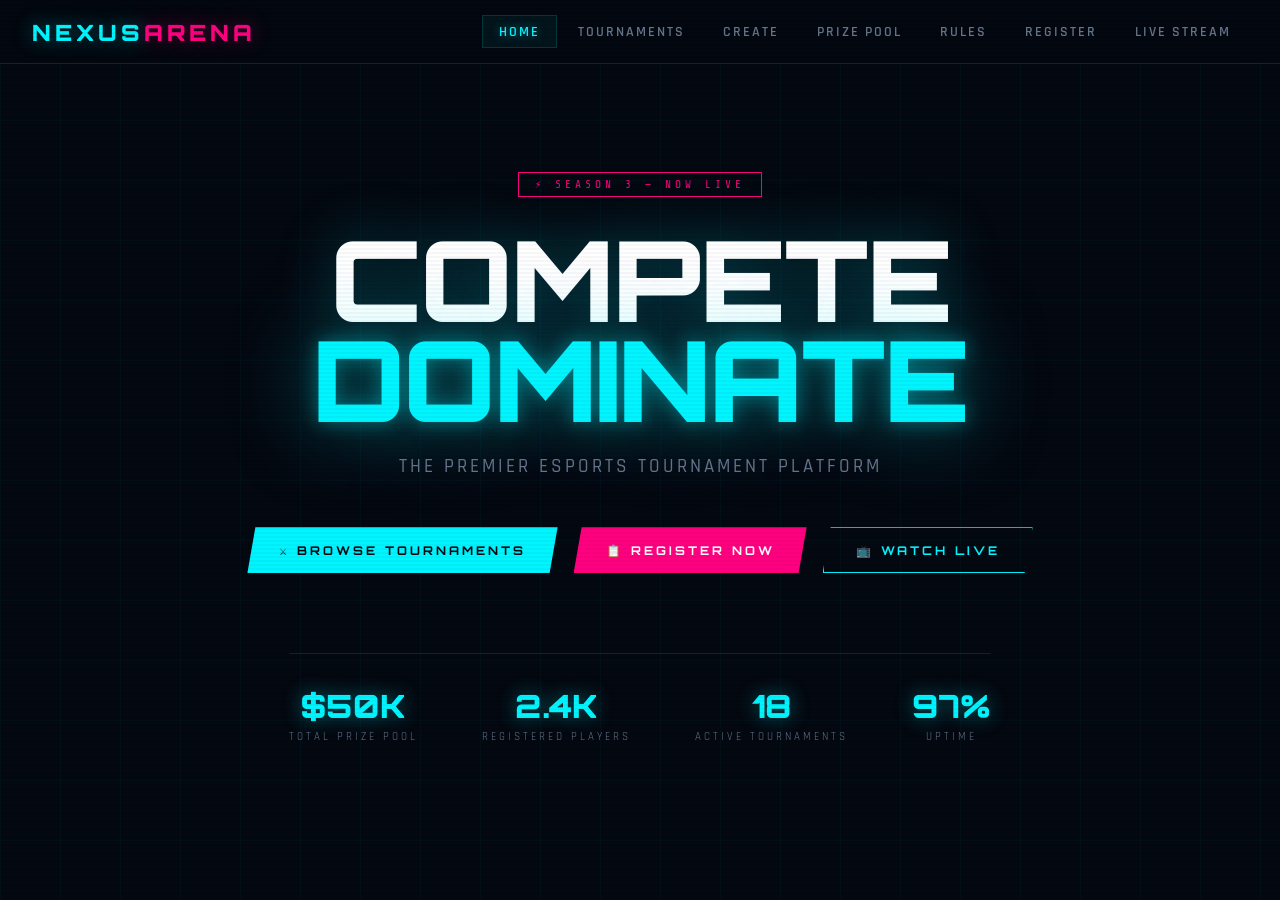
<file: index.html>
<!DOCTYPE html><html lang="en"><head><meta charset="UTF-8"><meta name="viewport" content="width=device-width, initial-scale=1.0"><title>NEXUS ARENA — Tournament Hub</title><link href="https://fonts.googleapis.com/css2?family=Orbitron:wght@400;700;900&family=Rajdhani:wght@300;400;500;600;700&family=Share+Tech+Mono&display=swap" rel="stylesheet"><style>  :root {    --bg: #040810;    --bg2: #070d1a;    --bg3: #0b1425;    --neon: #00f5ff;    --neon2: #ff0080;    --neon3: #7c3aed;    --gold: #ffd700;    --silver: #c0c0c0;    --bronze: #cd7f32;    --text: #e2e8f0;    --muted: #64748b;    --border: rgba(0,245,255,0.15);    --glow: 0 0 20px rgba(0,245,255,0.4);    --glow2: 0 0 20px rgba(255,0,128,0.4);  }  * { margin:0; padding:0; box-sizing:border-box; }  html { scroll-behavior: smooth; }  body {    background: var(--bg);    color: var(--text);    font-family: 'Rajdhani', sans-serif;    font-size: 16px;    overflow-x: hidden;    cursor: default;  }  /* ── SCANLINES OVERLAY ── */  body::before {    content: '';    position: fixed;    inset: 0;    background: repeating-linear-gradient(      0deg,      transparent,      transparent 2px,      rgba(0,0,0,0.03) 2px,      rgba(0,0,0,0.03) 4px    );    pointer-events: none;    z-index: 9999;  }  /* ── ANIMATED BG GRID ── */  .grid-bg {    position: fixed;    inset: 0;    background-image:      linear-gradient(rgba(0,245,255,0.03) 1px, transparent 1px),      linear-gradient(90deg, rgba(0,245,255,0.03) 1px, transparent 1px);    background-size: 60px 60px;    animation: gridMove 20s linear infinite;    pointer-events: none;    z-index: 0;  }  @keyframes gridMove {    0%   { transform: translateY(0); }    100% { transform: translateY(60px); }  }  /* ── NAV ── */  nav {    position: fixed;    top: 0; left: 0; right: 0;    z-index: 1000;    background: rgba(4,8,16,0.85);    backdrop-filter: blur(20px);    border-bottom: 1px solid var(--border);    padding: 0 2rem;    height: 64px;    display: flex;    align-items: center;    justify-content: space-between;  }  .logo {    font-family: 'Orbitron', monospace;    font-weight: 900;    font-size: 1.4rem;    letter-spacing: 4px;    color: var(--neon);    text-shadow: var(--glow);    text-decoration: none;  }  .logo span { color: var(--neon2); text-shadow: var(--glow2); }  .nav-links {    display: flex;    gap: 0.25rem;    list-style: none;  }  .nav-links a {    display: block;    padding: 0.4rem 1rem;    font-family: 'Rajdhani', sans-serif;    font-weight: 600;    font-size: 0.85rem;    letter-spacing: 2px;    text-transform: uppercase;    color: var(--muted);    text-decoration: none;    border: 1px solid transparent;    transition: all 0.2s;  }  .nav-links a:hover, .nav-links a.active {    color: var(--neon);    border-color: var(--border);    text-shadow: 0 0 10px rgba(0,245,255,0.5);    background: rgba(0,245,255,0.05);  }  /* ── SECTIONS ── */  .section {    position: relative;    z-index: 1;    min-height: 100vh;    padding: 5rem 2rem 4rem;    display: none;  }  .section.active { display: block; }  .section-inner { max-width: 1100px; margin: 0 auto; }  /* ── HERO ── */  #home {    display: none;    flex-direction: column;    align-items: center;    justify-content: center;    text-align: center;    min-height: 100vh;    padding: 5rem 2rem 4rem;    position: relative;    z-index: 1;  }  #home.active { display: flex; }  .hero-badge {    display: inline-block;    font-family: 'Share Tech Mono', monospace;    font-size: 0.7rem;    letter-spacing: 4px;    color: var(--neon2);    border: 1px solid var(--neon2);    padding: 0.3rem 1rem;    margin-bottom: 2rem;    animation: pulse 2s ease-in-out infinite;  }  @keyframes pulse {    0%,100% { opacity: 1; }    50%      { opacity: 0.5; }  }  .hero-title {    font-family: 'Orbitron', monospace;    font-weight: 900;    font-size: clamp(3rem, 10vw, 7rem);    line-height: 0.9;    letter-spacing: -2px;    text-transform: uppercase;    color: #fff;    text-shadow: 0 0 60px rgba(0,245,255,0.3);    margin-bottom: 1.5rem;  }  .hero-title .line2 {    color: var(--neon);    text-shadow: var(--glow), 0 0 80px rgba(0,245,255,0.5);  }  .hero-sub {    font-size: 1.2rem;    letter-spacing: 3px;    color: var(--muted);    text-transform: uppercase;    margin-bottom: 3rem;    font-weight: 500;  }  .hero-btns { display: flex; gap: 1rem; flex-wrap: wrap; justify-content: center; }  .btn {    font-family: 'Orbitron', monospace;    font-weight: 700;    font-size: 0.75rem;    letter-spacing: 3px;    text-transform: uppercase;    padding: 0.9rem 2rem;    border: none;    cursor: pointer;    transition: all 0.2s;    text-decoration: none;    display: inline-flex;    align-items: center;    gap: 0.5rem;  }  .btn-primary {    background: var(--neon);    color: var(--bg);    clip-path: polygon(8px 0, 100% 0, calc(100% - 8px) 100%, 0 100%);  }  .btn-primary:hover {    background: #fff;    box-shadow: var(--glow);    transform: translateY(-2px);  }  .btn-outline {    background: transparent;    color: var(--neon);    border: 1px solid var(--neon);    clip-path: polygon(8px 0, 100% 0, calc(100% - 8px) 100%, 0 100%);  }  .btn-outline:hover {    background: rgba(0,245,255,0.1);    box-shadow: var(--glow);    transform: translateY(-2px);  }  .btn-pink {    background: var(--neon2);    color: #fff;    clip-path: polygon(8px 0, 100% 0, calc(100% - 8px) 100%, 0 100%);  }  .btn-pink:hover {    box-shadow: var(--glow2);    transform: translateY(-2px);    background: #ff3399;  }  .btn-sm {    padding: 0.5rem 1.2rem;    font-size: 0.65rem;  }  .hero-stats {    display: flex;    gap: 4rem;    margin-top: 5rem;    padding-top: 2rem;    border-top: 1px solid var(--border);  }  .stat-item { text-align: center; }  .stat-num {    font-family: 'Orbitron', monospace;    font-size: 2rem;    font-weight: 900;    color: var(--neon);    text-shadow: var(--glow);    display: block;  }  .stat-label {    font-size: 0.7rem;    letter-spacing: 3px;    text-transform: uppercase;    color: var(--muted);    margin-top: 0.25rem;  }  /* ── PAGE TITLE ── */  .page-header {    margin-bottom: 3rem;    padding-bottom: 1.5rem;    border-bottom: 1px solid var(--border);    display: flex;    align-items: flex-end;    justify-content: space-between;    flex-wrap: wrap;    gap: 1rem;  }  .page-title {    font-family: 'Orbitron', monospace;    font-size: 2.2rem;    font-weight: 900;    letter-spacing: 2px;    color: #fff;  }  .page-title span {    color: var(--neon);    text-shadow: var(--glow);  }  .page-sub {    font-size: 0.8rem;    letter-spacing: 3px;    text-transform: uppercase;    color: var(--muted);    margin-top: 0.25rem;  }  /* ── CARDS GRID ── */  .cards-grid {    display: grid;    grid-template-columns: repeat(auto-fill, minmax(320px, 1fr));    gap: 1.5rem;  }  .card {    background: var(--bg2);    border: 1px solid var(--border);    padding: 1.5rem;    position: relative;    transition: all 0.3s;    clip-path: polygon(0 0, calc(100% - 16px) 0, 100% 16px, 100% 100%, 16px 100%, 0 calc(100% - 16px));  }  .card::before {    content: '';    position: absolute;    top: 0; left: 0; right: 0;    height: 2px;    background: linear-gradient(90deg, var(--neon), transparent);    opacity: 0;    transition: opacity 0.3s;  }  .card:hover {    border-color: rgba(0,245,255,0.3);    background: var(--bg3);    transform: translateY(-4px);    box-shadow: 0 20px 40px rgba(0,0,0,0.4), inset 0 1px 0 rgba(0,245,255,0.1);  }  .card:hover::before { opacity: 1; }  .card-game-tag {    display: inline-block;    font-family: 'Share Tech Mono', monospace;    font-size: 0.65rem;    letter-spacing: 2px;    padding: 0.2rem 0.6rem;    background: rgba(0,245,255,0.1);    color: var(--neon);    border: 1px solid rgba(0,245,255,0.2);    margin-bottom: 1rem;    text-transform: uppercase;  }  .card-title {    font-family: 'Orbitron', monospace;    font-size: 1.1rem;    font-weight: 700;    color: #fff;    margin-bottom: 0.75rem;    letter-spacing: 1px;  }  .card-meta {    display: flex;    flex-direction: column;    gap: 0.4rem;    margin-bottom: 1.2rem;  }  .meta-row {    display: flex;    align-items: center;    gap: 0.5rem;    font-size: 0.8rem;    color: var(--muted);    font-weight: 500;  }  .meta-row .icon { color: var(--neon); font-size: 0.9rem; }  .meta-row strong { color: var(--text); }  .prize-badge {    display: inline-flex;    align-items: center;    gap: 0.4rem;    font-family: 'Orbitron', monospace;    font-size: 1rem;    font-weight: 700;    color: var(--gold);    text-shadow: 0 0 15px rgba(255,215,0,0.5);    margin-bottom: 1rem;  }  .status-badge {    display: inline-block;    font-size: 0.65rem;    letter-spacing: 2px;    padding: 0.2rem 0.7rem;    text-transform: uppercase;    font-weight: 700;    border-radius: 0;  }  .status-open   { background: rgba(0,255,100,0.1); color: #00ff64; border: 1px solid rgba(0,255,100,0.3); }  .status-soon   { background: rgba(255,215,0,0.1); color: var(--gold); border: 1px solid rgba(255,215,0,0.3); }  .status-closed { background: rgba(255,0,128,0.1); color: var(--neon2); border: 1px solid rgba(255,0,128,0.3); }  .card-actions { display: flex; gap: 0.75rem; margin-top: 1rem; }  /* ── PRIZE POOL ── */  .prize-section { margin-bottom: 3rem; }  .prize-podium {    display: grid;    grid-template-columns: repeat(3, 1fr);    gap: 1.5rem;    margin-bottom: 2rem;  }  .podium-card {    background: var(--bg2);    border: 1px solid var(--border);    padding: 2rem 1.5rem;    text-align: center;    position: relative;    clip-path: polygon(0 0, calc(100% - 12px) 0, 100% 12px, 100% 100%, 12px 100%, 0 calc(100% - 12px));  }  .podium-card.first {    border-color: rgba(255,215,0,0.4);    background: linear-gradient(135deg, rgba(255,215,0,0.05), var(--bg2));    transform: translateY(-10px);  }  .podium-card.second {    border-color: rgba(192,192,192,0.3);  }  .podium-card.third {    border-color: rgba(205,127,50,0.3);  }  .podium-rank {    font-family: 'Orbitron', monospace;    font-size: 3rem;    font-weight: 900;    line-height: 1;    margin-bottom: 0.5rem;  }  .podium-card.first .podium-rank  { color: var(--gold); text-shadow: 0 0 20px rgba(255,215,0,0.6); }  .podium-card.second .podium-rank { color: var(--silver); text-shadow: 0 0 20px rgba(192,192,192,0.4); }  .podium-card.third .podium-rank  { color: var(--bronze); text-shadow: 0 0 20px rgba(205,127,50,0.4); }  .podium-place {    font-size: 0.7rem;    letter-spacing: 3px;    text-transform: uppercase;    color: var(--muted);    margin-bottom: 1rem;  }  .podium-amount {    font-family: 'Orbitron', monospace;    font-size: 1.8rem;    font-weight: 900;    color: #fff;    margin-bottom: 0.25rem;  }  .podium-card.first .podium-amount { color: var(--gold); text-shadow: 0 0 15px rgba(255,215,0,0.5); }  .podium-desc {    font-size: 0.75rem;    color: var(--muted);    letter-spacing: 1px;  }  .extra-prizes {    display: grid;    grid-template-columns: repeat(auto-fill, minmax(200px, 1fr));    gap: 1rem;  }  .mini-prize {    background: var(--bg2);    border: 1px solid var(--border);    padding: 1rem 1.5rem;    display: flex;    align-items: center;    justify-content: space-between;  }  .mini-prize-place {    font-family: 'Share Tech Mono', monospace;    font-size: 0.8rem;    color: var(--muted);  }  .mini-prize-amount {    font-family: 'Orbitron', monospace;    font-size: 1rem;    font-weight: 700;    color: var(--text);  }  /* ── RULES ── */  .rules-grid {    display: grid;    grid-template-columns: 1fr 1fr;    gap: 1.5rem;  }  @media(max-width:700px) {    .rules-grid, .prize-podium, .hero-stats { grid-template-columns: 1fr; flex-direction: column; }    .hero-stats { flex-wrap: wrap; gap: 2rem; }  }  .rule-block {    background: var(--bg2);    border: 1px solid var(--border);    padding: 1.5rem;    clip-path: polygon(0 0, calc(100% - 12px) 0, 100% 12px, 100% 100%, 0 100%);  }  .rule-block-title {    font-family: 'Orbitron', monospace;    font-size: 0.85rem;    font-weight: 700;    letter-spacing: 2px;    color: var(--neon);    text-transform: uppercase;    margin-bottom: 1rem;    padding-bottom: 0.75rem;    border-bottom: 1px solid var(--border);    display: flex;    align-items: center;    gap: 0.5rem;  }  .rule-list {    list-style: none;    display: flex;    flex-direction: column;    gap: 0.6rem;  }  .rule-list li {    display: flex;    gap: 0.75rem;    font-size: 0.9rem;    color: var(--text);    line-height: 1.5;  }  .rule-list li::before {    content: '▸';    color: var(--neon);    flex-shrink: 0;    margin-top: 0.05rem;  }  /* ── REGISTRATION FORM ── */  .reg-form {    background: var(--bg2);    border: 1px solid var(--border);    padding: 2.5rem;    clip-path: polygon(0 0, calc(100% - 20px) 0, 100% 20px, 100% 100%, 20px 100%, 0 calc(100% - 20px));    max-width: 700px;    margin: 0 auto;  }  .form-grid {    display: grid;    grid-template-columns: 1fr 1fr;    gap: 1.2rem;    margin-bottom: 1.2rem;  }  @media(max-width:600px) { .form-grid { grid-template-columns: 1fr; } }  .form-group { display: flex; flex-direction: column; gap: 0.4rem; }  .form-group.full { grid-column: 1 / -1; }  .form-label {    font-family: 'Share Tech Mono', monospace;    font-size: 0.7rem;    letter-spacing: 2px;    text-transform: uppercase;    color: var(--muted);  }  .form-input, .form-select, .form-textarea {    background: var(--bg);    border: 1px solid var(--border);    color: var(--text);    font-family: 'Rajdhani', sans-serif;    font-size: 1rem;    font-weight: 500;    padding: 0.75rem 1rem;    outline: none;    transition: border-color 0.2s, box-shadow 0.2s;    width: 100%;    -webkit-appearance: none;  }  .form-input:focus, .form-select:focus, .form-textarea:focus {    border-color: var(--neon);    box-shadow: 0 0 0 2px rgba(0,245,255,0.1);  }  .form-textarea { resize: vertical; min-height: 100px; }  .form-select option { background: var(--bg2); }  .form-check {    display: flex;    align-items: flex-start;    gap: 0.75rem;    font-size: 0.85rem;    color: var(--muted);    cursor: pointer;  }  .form-check input[type="checkbox"] {     accent-color: var(--neon);    width: 16px;    height: 16px;    flex-shrink: 0;    margin-top: 2px;  }  .form-divider {    height: 1px;    background: var(--border);    margin: 1.5rem 0;  }  /* ── STREAM ── */  .stream-layout {    display: grid;    grid-template-columns: 1fr 320px;    gap: 1.5rem;    align-items: start;  }  @media(max-width:900px) { .stream-layout { grid-template-columns: 1fr; } }  .stream-player {    background: #000;    border: 1px solid var(--border);    position: relative;    overflow: hidden;  }  .stream-player iframe {    width: 100%;    aspect-ratio: 16/9;    border: none;    display: block;  }  .stream-label {    position: absolute;    top: 1rem; left: 1rem;    display: flex;    align-items: center;    gap: 0.4rem;    background: rgba(255,0,0,0.85);    padding: 0.3rem 0.75rem;    font-family: 'Share Tech Mono', monospace;    font-size: 0.7rem;    letter-spacing: 2px;    color: #fff;    z-index: 10;  }  .live-dot {    width: 8px; height: 8px;    border-radius: 50%;    background: #fff;    animation: pulse 1s ease-in-out infinite;  }  .stream-sidebar {    display: flex;    flex-direction: column;    gap: 1rem;  }  .sidebar-panel {    background: var(--bg2);    border: 1px solid var(--border);    padding: 1.2rem;  }  .sidebar-panel-title {    font-family: 'Orbitron', monospace;    font-size: 0.75rem;    font-weight: 700;    letter-spacing: 2px;    color: var(--neon);    text-transform: uppercase;    margin-bottom: 1rem;    padding-bottom: 0.6rem;    border-bottom: 1px solid var(--border);  }  .match-item {    display: flex;    align-items: center;    justify-content: space-between;    padding: 0.6rem 0;    border-bottom: 1px solid rgba(255,255,255,0.04);    font-size: 0.85rem;  }  .match-item:last-child { border-bottom: none; }  .match-teams { display: flex; flex-direction: column; gap: 0.2rem; }  .match-team { font-weight: 600; color: var(--text); }  .match-team.winner { color: var(--neon); }  .match-score {    font-family: 'Orbitron', monospace;    font-size: 0.8rem;    font-weight: 700;    color: var(--text);  }  .stream-url-bar {    display: flex;    gap: 0.75rem;    margin-bottom: 1rem;    align-items: flex-end;  }  .stream-url-bar .form-group { flex: 1; }  /* ── CREATE TOURNAMENT ── */  .create-form {    background: var(--bg2);    border: 1px solid var(--border);    padding: 2.5rem;    clip-path: polygon(0 0, calc(100% - 20px) 0, 100% 20px, 100% 100%, 20px 100%, 0 calc(100% - 20px));    max-width: 800px;    margin: 0 auto;  }  .steps-bar {    display: flex;    gap: 0;    margin-bottom: 2.5rem;    counter-reset: step;  }  .step {    flex: 1;    display: flex;    flex-direction: column;    align-items: center;    position: relative;  }  .step::after {    content: '';    position: absolute;    top: 16px;    left: 50%;    right: -50%;    height: 2px;    background: var(--border);    z-index: 0;  }  .step:last-child::after { display: none; }  .step-num {    width: 32px; height: 32px;    border-radius: 50%;    border: 2px solid var(--border);    display: flex;    align-items: center;    justify-content: center;    font-family: 'Orbitron', monospace;    font-size: 0.75rem;    font-weight: 700;    color: var(--muted);    background: var(--bg2);    position: relative;    z-index: 1;    transition: all 0.3s;  }  .step.active .step-num {    border-color: var(--neon);    color: var(--neon);    box-shadow: 0 0 15px rgba(0,245,255,0.3);    background: rgba(0,245,255,0.1);  }  .step.done .step-num {    border-color: var(--neon);    background: var(--neon);    color: var(--bg);  }  .step-label {    font-size: 0.65rem;    letter-spacing: 1px;    text-transform: uppercase;    color: var(--muted);    margin-top: 0.4rem;    text-align: center;    font-weight: 600;  }  .step.active .step-label { color: var(--neon); }  .form-step { display: none; }  .form-step.active { display: block; }  .step-nav { display: flex; justify-content: space-between; margin-top: 2rem; padding-top: 1.5rem; border-top: 1px solid var(--border); }  /* ── TOAST ── */  .toast {    position: fixed;    bottom: 2rem;    right: 2rem;    background: var(--bg3);    border: 1px solid var(--neon);    color: var(--neon);    font-family: 'Share Tech Mono', monospace;    font-size: 0.8rem;    letter-spacing: 1px;    padding: 0.75rem 1.5rem;    z-index: 9998;    transform: translateY(100px);    opacity: 0;    transition: all 0.4s cubic-bezier(0.34, 1.56, 0.64, 1);    box-shadow: var(--glow);    clip-path: polygon(6px 0, 100% 0, calc(100% - 6px) 100%, 0 100%);  }  .toast.show {    transform: translateY(0);    opacity: 1;  }  /* ── TABLE ── */  .data-table {    width: 100%;    border-collapse: collapse;    font-size: 0.9rem;  }  .data-table th {    font-family: 'Share Tech Mono', monospace;    font-size: 0.65rem;    letter-spacing: 2px;    text-transform: uppercase;    color: var(--muted);    border-bottom: 1px solid var(--border);    padding: 0.75rem 1rem;    text-align: left;    background: var(--bg2);    font-weight: 400;  }  .data-table td {    padding: 0.9rem 1rem;    border-bottom: 1px solid rgba(255,255,255,0.04);    vertical-align: middle;    color: var(--text);    font-weight: 500;  }  .data-table tr:hover td { background: rgba(0,245,255,0.02); }  .data-table tr:last-child td { border-bottom: none; }  .rank-num {    font-family: 'Orbitron', monospace;    font-weight: 700;    font-size: 0.85rem;  }  .rank-1 { color: var(--gold); text-shadow: 0 0 10px rgba(255,215,0,0.5); }  .rank-2 { color: var(--silver); }  .rank-3 { color: var(--bronze); }  /* ── SUCCESS ── */  .success-box {    text-align: center;    padding: 3rem;    display: none;  }  .success-icon {    font-size: 4rem;    display: block;    margin-bottom: 1rem;    animation: bounce 1s ease;  }  @keyframes bounce {    0%,100% { transform: scale(1); }    50%      { transform: scale(1.2); }  }  .success-title {    font-family: 'Orbitron', monospace;    font-size: 1.5rem;    font-weight: 900;    color: var(--neon);    text-shadow: var(--glow);    margin-bottom: 0.75rem;    letter-spacing: 2px;  }  .success-sub { color: var(--muted); font-size: 0.9rem; letter-spacing: 1px; }  /* ── SCROLLBAR ── */  ::-webkit-scrollbar { width: 6px; }  ::-webkit-scrollbar-track { background: var(--bg); }  ::-webkit-scrollbar-thumb { background: var(--border); }  ::-webkit-scrollbar-thumb:hover { background: rgba(0,245,255,0.3); }  /* ── ANIMATIONS ── */  @keyframes fadeUp {    from { opacity:0; transform: translateY(20px); }    to   { opacity:1; transform: translateY(0); }  }  .section.active .section-inner,  #home.active > * {    animation: fadeUp 0.4s ease forwards;  }  .neon-line {    height: 2px;    background: linear-gradient(90deg, transparent, var(--neon), transparent);    margin: 2rem 0;    opacity: 0.5;  }  .info-box {    background: rgba(0,245,255,0.05);    border: 1px solid rgba(0,245,255,0.15);    border-left: 3px solid var(--neon);    padding: 1rem 1.2rem;    font-size: 0.85rem;    color: var(--muted);    margin-bottom: 1.5rem;  }  .info-box strong { color: var(--neon); }</style></head><body><div class="grid-bg"></div><!-- NAV --><nav>  <a href="#" class="logo" onclick="showSection('home')">NEXUS<span>ARENA</span></a>  <ul class="nav-links">    <li><a href="#" onclick="showSection('home')" id="nav-home" class="active">Home</a></li>    <li><a href="#" onclick="showSection('tournaments')" id="nav-tournaments">Tournaments</a></li>    <li><a href="#" onclick="showSection('create')" id="nav-create">Create</a></li>    <li><a href="#" onclick="showSection('prizes')" id="nav-prizes">Prize Pool</a></li>    <li><a href="#" onclick="showSection('rules')" id="nav-rules">Rules</a></li>    <li><a href="#" onclick="showSection('register')" id="nav-register">Register</a></li>    <li><a href="#" onclick="showSection('stream')" id="nav-stream">Live Stream</a></li>  </ul></nav><!-- ══════════════════════════════════     HOME══════════════════════════════════ --><section id="home" class="section active">  <div class="hero-badge">⚡ SEASON 3 — NOW LIVE</div>  <h1 class="hero-title">COMPETE<br><span class="line2">DOMINATE</span></h1>  <p class="hero-sub">The Premier Esports Tournament Platform</p>  <div class="hero-btns">    <button class="btn btn-primary" onclick="showSection('tournaments')">⚔ Browse Tournaments</button>    <button class="btn btn-pink" onclick="showSection('register')">📋 Register Now</button>    <button class="btn btn-outline" onclick="showSection('stream')">📺 Watch Live</button>  </div>  <div class="hero-stats">    <div class="stat-item"><span class="stat-num">$50K</span><div class="stat-label">Total Prize Pool</div></div>    <div class="stat-item"><span class="stat-num">2.4K</span><div class="stat-label">Registered Players</div></div>    <div class="stat-item"><span class="stat-num">18</span><div class="stat-label">Active Tournaments</div></div>    <div class="stat-item"><span class="stat-num">97%</span><div class="stat-label">Uptime</div></div>  </div></section><!-- ══════════════════════════════════     TOURNAMENTS══════════════════════════════════ --><section id="tournaments" class="section">  <div class="section-inner">    <div class="page-header">      <div>        <h2 class="page-title">Active <span>Tournaments</span></h2>        <p class="page-sub">Join a tournament — compete for glory and rewards</p>      </div>      <button class="btn btn-primary btn-sm" onclick="showSection('create')">+ Create Tournament</button>    </div>    <div class="cards-grid" id="tournamentList">      <!-- Injected by JS -->    </div>  </div></section><!-- ══════════════════════════════════     CREATE TOURNAMENT══════════════════════════════════ --><section id="create" class="section">  <div class="section-inner">    <div class="page-header">      <div>        <h2 class="page-title">Create <span>Tournament</span></h2>        <p class="page-sub">Set up your event in minutes</p>      </div>    </div>    <div class="create-form">      <!-- Steps Bar -->      <div class="steps-bar">        <div class="step active" id="step-ind-1"><div class="step-num">1</div><div class="step-label">Basics</div></div>        <div class="step" id="step-ind-2"><div class="step-num">2</div><div class="step-label">Format</div></div>        <div class="step" id="step-ind-3"><div class="step-num">3</div><div class="step-label">Prizes</div></div>        <div class="step" id="step-ind-4"><div class="step-num">4</div><div class="step-label">Rules</div></div>      </div>      <!-- Step 1 -->      <div class="form-step active" id="form-step-1">        <div class="form-grid">          <div class="form-group full">            <label class="form-label">Tournament Name *</label>            <input type="text" class="form-input" id="t-name" placeholder="e.g. Summer Siege 2025">          </div>          <div class="form-group">            <label class="form-label">Game *</label>            <select class="form-select" id="t-game">              <option value="">Select Game</option>              <option>Valorant</option>              <option>CS2</option>              <option>League of Legends</option>              <option>Fortnite</option>              <option>Apex Legends</option>              <option>Rocket League</option>              <option>Dota 2</option>              <option>Overwatch 2</option>              <option>Call of Duty</option>              <option>Other</option>            </select>          </div>          <div class="form-group">            <label class="form-label">Platform *</label>            <select class="form-select" id="t-platform">              <option>PC</option>              <option>PlayStation</option>              <option>Xbox</option>              <option>Mobile</option>              <option>Cross-Platform</option>            </select>          </div>          <div class="form-group">            <label class="form-label">Start Date *</label>            <input type="date" class="form-input" id="t-date">          </div>          <div class="form-group">            <label class="form-label">Registration Deadline</label>            <input type="date" class="form-input" id="t-deadline">          </div>          <div class="form-group full">            <label class="form-label">Description</label>            <textarea class="form-textarea" id="t-desc" placeholder="Describe your tournament, goals, and what makes it special..."></textarea>          </div>        </div>        <div class="step-nav">          <span></span>          <button class="btn btn-primary btn-sm" onclick="nextStep(2)">Next: Format →</button>        </div>      </div>      <!-- Step 2 -->      <div class="form-step" id="form-step-2">        <div class="form-grid">          <div class="form-group">            <label class="form-label">Tournament Format *</label>            <select class="form-select" id="t-format">              <option>Single Elimination</option>              <option>Double Elimination</option>              <option>Round Robin</option>              <option>Swiss System</option>              <option>Battle Royale</option>            </select>          </div>          <div class="form-group">            <label class="form-label">Team Size</label>            <select class="form-select" id="t-teamsize">              <option>Solo (1v1)</option>              <option>Duo (2v2)</option>              <option>Trio (3v3)</option>              <option>Squad (4v4)</option>              <option>5v5</option>              <option>Custom</option>            </select>          </div>          <div class="form-group">            <label class="form-label">Max Teams / Players</label>            <input type="number" class="form-input" id="t-maxteams" placeholder="e.g. 32" min="2" max="512">          </div>          <div class="form-group">            <label class="form-label">Region</label>            <select class="form-select" id="t-region">              <option>Global (Open)</option>              <option>North America</option>              <option>Europe</option>              <option>Asia Pacific</option>              <option>Latin America</option>              <option>Middle East & Africa</option>            </select>          </div>          <div class="form-group">            <label class="form-label">Check-in Required?</label>            <select class="form-select" id="t-checkin">              <option>Yes — 30 min before</option>              <option>Yes — 1 hour before</option>              <option>No check-in required</option>            </select>          </div>          <div class="form-group">            <label class="form-label">Entry Fee</label>            <input type="text" class="form-input" id="t-fee" placeholder="Free or e.g. $5">          </div>        </div>        <div class="step-nav">          <button class="btn btn-outline btn-sm" onclick="nextStep(1)">← Back</button>          <button class="btn btn-primary btn-sm" onclick="nextStep(3)">Next: Prizes →</button>        </div>      </div>      <!-- Step 3 -->      <div class="form-step" id="form-step-3">        <div class="info-box"><strong>💡 Tip:</strong> A compelling prize pool increases registrations by up to 3x. Be specific about payouts.</div>        <div class="form-grid">          <div class="form-group">            <label class="form-label">Total Prize Pool</label>            <input type="text" class="form-input" id="t-total-prize" placeholder="e.g. $10,000">          </div>          <div class="form-group">            <label class="form-label">Prize Type</label>            <select class="form-select" id="t-prizetype">              <option>Cash (USD)</option>              <option>Gift Cards</option>              <option>Hardware/Peripherals</option>              <option>In-Game Currency</option>              <option>Mixed</option>            </select>          </div>          <div class="form-group">            <label class="form-label">🥇 1st Place</label>            <input type="text" class="form-input" id="p1" placeholder="e.g. $5,000">          </div>          <div class="form-group">            <label class="form-label">🥈 2nd Place</label>            <input type="text" class="form-input" id="p2" placeholder="e.g. $2,500">          </div>          <div class="form-group">            <label class="form-label">🥉 3rd Place</label>            <input type="text" class="form-input" id="p3" placeholder="e.g. $1,000">          </div>          <div class="form-group">            <label class="form-label">4th Place</label>            <input type="text" class="form-input" id="p4" placeholder="e.g. $500">          </div>          <div class="form-group full">            <label class="form-label">Additional Prizes / Notes</label>            <textarea class="form-textarea" id="t-prize-notes" placeholder="e.g. Top 8 receive sponsor merchandise, MVPs get gaming gear..."></textarea>          </div>        </div>        <div class="step-nav">          <button class="btn btn-outline btn-sm" onclick="nextStep(2)">← Back</button>          <button class="btn btn-primary btn-sm" onclick="nextStep(4)">Next: Rules →</button>        </div>      </div>      <!-- Step 4 -->      <div class="form-step" id="form-step-4">        <div class="form-grid">          <div class="form-group full">            <label class="form-label">General Rules</label>            <textarea class="form-textarea" id="t-rules" style="min-height:140px" placeholder="Enter tournament rules, one per line or as a paragraph. e.g.&#10;- No cheating, hacking, or exploits&#10;- Players must be available for their scheduled match time&#10;- Disputes must be raised within 10 minutes of match end..."></textarea>          </div>          <div class="form-group full">            <label class="form-label">Code of Conduct</label>            <textarea class="form-textarea" id="t-conduct" placeholder="Sportsmanship expectations, communication rules, disqualification conditions..."></textarea>          </div>          <div class="form-group">            <label class="form-label">YouTube / Twitch Stream URL (optional)</label>            <input type="text" class="form-input" id="t-stream" placeholder="https://youtube.com/live/...">          </div>          <div class="form-group">            <label class="form-label">Discord Server (optional)</label>            <input type="text" class="form-input" id="t-discord" placeholder="https://discord.gg/...">          </div>        </div>        <!-- Success box -->        <div class="success-box" id="createSuccess">          <span class="success-icon">🏆</span>          <h3 class="success-title">TOURNAMENT CREATED!</h3>          <p class="success-sub">Your tournament has been published and is now accepting registrations.</p>          <br>          <button class="btn btn-primary btn-sm" onclick="showSection('tournaments')">View Tournaments</button>        </div>        <div class="step-nav" id="step4Nav">          <button class="btn btn-outline btn-sm" onclick="nextStep(3)">← Back</button>          <button class="btn btn-pink btn-sm" onclick="publishTournament()">🚀 Publish Tournament</button>        </div>      </div>    </div>  </div></section><!-- ══════════════════════════════════     PRIZE POOL══════════════════════════════════ --><section id="prizes" class="section">  <div class="section-inner">    <div class="page-header">      <div>        <h2 class="page-title">Prize <span>Pool</span></h2>        <p class="page-sub">Season 3 — Summer Siege Championship</p>      </div>      <div style="font-family:'Orbitron',monospace;font-size:2rem;font-weight:900;color:var(--gold);text-shadow:0 0 20px rgba(255,215,0,0.5);">$50,000</div>    </div>    <div class="prize-section">      <div class="prize-podium">        <div class="podium-card second">          <div class="podium-rank">2</div>          <div class="podium-place">nd Place</div>          <div class="podium-amount">$15,000</div>          <div class="podium-desc">Team Phantom</div>        </div>        <div class="podium-card first">          <div class="podium-rank">1</div>          <div class="podium-place">st Place</div>          <div class="podium-amount">$25,000</div>          <div class="podium-desc">Champion's Trophy + Ring</div>        </div>        <div class="podium-card third">          <div class="podium-rank">3</div>          <div class="podium-place">rd Place</div>          <div class="podium-amount">$7,500</div>          <div class="podium-desc">Team Eclipse</div>        </div>      </div>      <div class="extra-prizes">        <div class="mini-prize"><span class="mini-prize-place">4th Place</span><span class="mini-prize-amount">$2,500</span></div>        <div class="mini-prize"><span class="mini-prize-place">5th–6th Place</span><span class="mini-prize-amount">$750 each</span></div>        <div class="mini-prize"><span class="mini-prize-place">7th–8th Place</span><span class="mini-prize-amount">$250 each</span></div>        <div class="mini-prize"><span class="mini-prize-place">MVP Award</span><span class="mini-prize-amount">$500 + Gear</span></div>        <div class="mini-prize"><span class="mini-prize-place">Best Fraggers</span><span class="mini-prize-amount">Peripherals</span></div>        <div class="mini-prize"><span class="mini-prize-place">All Participants</span><span class="mini-prize-amount">Swag Pack</span></div>      </div>    </div>    <div class="neon-line"></div>    <h3 style="font-family:'Orbitron',monospace;font-size:1rem;letter-spacing:2px;color:var(--neon);text-transform:uppercase;margin-bottom:1.5rem;">🏅 Leaderboard — Top Players</h3>    <div style="background:var(--bg2);border:1px solid var(--border);overflow:hidden;">      <table class="data-table">        <thead>          <tr>            <th>#</th><th>Player / Team</th><th>Game</th><th>W/L</th><th>Points</th><th>Earnings</th>          </tr>        </thead>        <tbody>          <tr><td><span class="rank-num rank-1">1</span></td><td>⚡ ShadowStrike</td><td>Valorant</td><td>24W / 2L</td><td>2,480</td><td style="color:var(--gold);">$25,000</td></tr>          <tr><td><span class="rank-num rank-2">2</span></td><td>🔥 Team Phantom</td><td>Valorant</td><td>22W / 4L</td><td>2,240</td><td>$15,000</td></tr>          <tr><td><span class="rank-num rank-3">3</span></td><td>💫 Eclipse Gaming</td><td>CS2</td><td>20W / 5L</td><td>2,100</td><td>$7,500</td></tr>          <tr><td><span class="rank-num" style="color:var(--text)">4</span></td><td>🎯 NovaPeak</td><td>Valorant</td><td>18W / 7L</td><td>1,870</td><td>$2,500</td></tr>          <tr><td><span class="rank-num" style="color:var(--text)">5</span></td><td>⚔ IronWolves</td><td>CS2</td><td>16W / 8L</td><td>1,680</td><td>$750</td></tr>          <tr><td><span class="rank-num" style="color:var(--text)">6</span></td><td>🌀 VortexClan</td><td>League of Legends</td><td>15W / 9L</td><td>1,560</td><td>$750</td></tr>        </tbody>      </table>    </div>  </div></section><!-- ══════════════════════════════════     RULES══════════════════════════════════ --><section id="rules" class="section">  <div class="section-inner">    <div class="page-header">      <div>        <h2 class="page-title">Rules & <span>Regulations</span></h2>        <p class="page-sub">Read carefully before participating — violations result in disqualification</p>      </div>    </div>    <div class="rules-grid">      <div class="rule-block">        <div class="rule-block-title">🎮 Eligibility</div>        <ul class="rule-list">          <li>Players must be 13 years of age or older to participate.</li>          <li>Each player may only register for one team per tournament.</li>          <li>Players must own a legitimate, unmodified copy of the game.</li>          <li>Competitors must be available for all scheduled match times.</li>          <li>Banned or suspended accounts are ineligible to compete.</li>        </ul>      </div>      <div class="rule-block">        <div class="rule-block-title">⚙ Technical Requirements</div>        <ul class="rule-list">          <li>A stable internet connection is required — disconnects do not pause matches.</li>          <li>Players must use the region's designated servers unless otherwise specified.</li>          <li>All hardware and peripherals must be standard consumer-grade equipment.</li>          <li>Third-party software, macros, or scripts are strictly prohibited.</li>          <li>Minimum ping requirement: under 200ms to the match server.</li>        </ul>      </div>      <div class="rule-block">        <div class="rule-block-title">🏆 Match Rules</div>        <ul class="rule-list">          <li>Teams must be ready 15 minutes before scheduled start time.</li>          <li>A 10-minute grace period is granted — forfeit after that.</li>          <li>Match settings must follow the official competition config.</li>          <li>All matches are best-of-3; finals are best-of-5.</li>          <li>Screenshot or video proof is required for disputed matches.</li>          <li>Reschedules require mutual agreement 24 hours in advance.</li>        </ul>      </div>      <div class="rule-block">        <div class="rule-block-title">🚫 Prohibited Conduct</div>        <ul class="rule-list">          <li>Cheating, exploiting, hacking, or using third-party tools.</li>          <li>Smurfing — using alternate or boosted accounts.</li>          <li>Harassment, hate speech, or abusive communication.</li>          <li>Collusion, match-fixing, or intentional losing.</li>          <li>Sharing or streaming match footage before results are official.</li>        </ul>      </div>      <div class="rule-block">        <div class="rule-block-title">⚖ Dispute Resolution</div>        <ul class="rule-list">          <li>Disputes must be filed within 15 minutes of match completion.</li>          <li>Evidence must be submitted via the official dispute portal.</li>          <li>Tournament admins' decisions are final and binding.</li>          <li>Frivolous disputes may result in a warning or penalty.</li>          <li>Escalated disputes may be reviewed by the head admin panel.</li>        </ul>      </div>      <div class="rule-block">        <div class="rule-block-title">💸 Prize Distribution</div>        <ul class="rule-list">          <li>Prizes are distributed within 14 business days of tournament end.</li>          <li>Winners must submit valid ID and payment details to claim prizes.</li>          <li>Prize winnings may be subject to local tax laws.</li>          <li>Disqualified players or teams forfeit all prize eligibility.</li>          <li>Cash prizes are transferred via PayPal, bank transfer, or crypto.</li>        </ul>      </div>    </div>    <div class="neon-line"></div>    <div class="info-box" style="max-width:600px;">      <strong>📜 By registering</strong>, all participants agree to abide by these rules and any amendments published before the tournament begins. Nexus Arena reserves the right to update regulations at any time.    </div>  </div></section><!-- ══════════════════════════════════     REGISTER══════════════════════════════════ --><section id="register" class="section">  <div class="section-inner">    <div class="page-header">      <div>        <h2 class="page-title">Online <span>Registration</span></h2>        <p class="page-sub">Secure your spot — limited slots available</p>      </div>    </div>    <div class="reg-form" id="regFormWrap">      <div class="info-box"><strong>⚡ Fast registration</strong> — fill in your details and you'll receive a confirmation email with your team ID and match schedule.</div>      <div class="form-grid">        <div class="form-group">          <label class="form-label">First Name *</label>          <input type="text" class="form-input" id="r-fname" placeholder="John">        </div>        <div class="form-group">          <label class="form-label">Last Name *</label>          <input type="text" class="form-input" id="r-lname" placeholder="Doe">        </div>        <div class="form-group">          <label class="form-label">Gamer Tag / IGN *</label>          <input type="text" class="form-input" id="r-ign" placeholder="xXShadowBlade99Xx">        </div>        <div class="form-group">          <label class="form-label">Email Address *</label>          <input type="email" class="form-input" id="r-email" placeholder="you@example.com">        </div>        <div class="form-group">          <label class="form-label">Discord Username</label>          <input type="text" class="form-input" id="r-discord" placeholder="username#0000">        </div>        <div class="form-group">          <label class="form-label">Country</label>          <select class="form-select" id="r-country">            <option>United Kingdom</option>            <option>United States</option>            <option>Germany</option>            <option>France</option>            <option>Brazil</option>            <option>Canada</option>            <option>Australia</option>            <option>Japan</option>            <option>South Korea</option>            <option>Other</option>          </select>        </div>      </div>      <div class="form-divider"></div>      <div class="form-grid">        <div class="form-group full">          <label class="form-label">Select Tournament *</label>          <select class="form-select" id="r-tournament">            <option>-- Choose a tournament --</option>            <option>Summer Siege Championship — Valorant ($10,000)</option>            <option>Steel Pact Invitational — CS2 ($5,000)</option>            <option>Phantom Lanes S3 — League of Legends ($7,500)</option>            <option>Apex Predators Cup — Apex Legends ($3,000)</option>            <option>Rocket Rumble Open — Rocket League ($2,500)</option>          </select>        </div>        <div class="form-group">          <label class="form-label">Team Name</label>          <input type="text" class="form-input" id="r-team" placeholder="Your Team Name">        </div>        <div class="form-group">          <label class="form-label">Role / Position</label>          <select class="form-select" id="r-role">            <option>Entry Fragger</option>            <option>In-Game Leader</option>            <option>Support</option>            <option>Sniper / AWPer</option>            <option>Flex</option>            <option>Solo Queue</option>          </select>        </div>        <div class="form-group">          <label class="form-label">Rank / Skill Level</label>          <select class="form-select" id="r-rank">            <option>Beginner</option>            <option>Intermediate</option>            <option>Advanced</option>            <option>Semi-Pro</option>            <option>Professional</option>          </select>        </div>        <div class="form-group">          <label class="form-label">Platform</label>          <select class="form-select" id="r-platform">            <option>PC</option>            <option>PlayStation 5</option>            <option>Xbox Series X/S</option>            <option>Mobile</option>          </select>        </div>      </div>      <div class="form-divider"></div>      <div style="display:flex;flex-direction:column;gap:0.75rem;margin-bottom:1.5rem;">        <label class="form-check">          <input type="checkbox" id="r-rules">          <span>I have read and agree to the <a href="#" onclick="showSection('rules');return false;" style="color:var(--neon);">Tournament Rules & Regulations</a></span>        </label>        <label class="form-check">          <input type="checkbox" id="r-age">          <span>I confirm I am 13 years of age or older</span>        </label>        <label class="form-check">          <input type="checkbox" id="r-updates">          <span>I would like to receive tournament updates via email</span>        </label>      </div>      <button class="btn btn-pink" style="width:100%;justify-content:center;" onclick="submitRegistration()">        ⚔ COMPLETE REGISTRATION      </button>    </div>    <!-- Success -->    <div class="success-box" id="regSuccess">      <span class="success-icon">✅</span>      <h3 class="success-title">YOU'RE REGISTERED!</h3>      <p class="success-sub">Check your email for your confirmation and team ID.<br>Good luck, warrior. May your ping be low.</p>      <br>      <button class="btn btn-outline btn-sm" onclick="resetReg()">Register Another Player</button>    </div>  </div></section><!-- ══════════════════════════════════     LIVE STREAM══════════════════════════════════ --><section id="stream" class="section">  <div class="section-inner">    <div class="page-header">      <div>        <h2 class="page-title">Live <span>Stream</span></h2>        <p class="page-sub">Watch the action unfold in real time</p>      </div>    </div>    <div class="stream-url-bar">      <div class="form-group" style="flex:1">        <label class="form-label">Paste YouTube Video / Live URL</label>        <input type="text" class="form-input" id="ytUrl" placeholder="https://www.youtube.com/watch?v=... or https://youtu.be/...">      </div>      <button class="btn btn-primary btn-sm" onclick="loadStream()">▶ Load Stream</button>    </div>    <div class="stream-layout">      <div>        <div class="stream-player" id="streamPlayer">          <div class="stream-label"><div class="live-dot"></div> LIVE</div>          <iframe id="ytFrame"            src="https://www.youtube.com/embed/jfKfPfyJRdk?autoplay=0&rel=0"            allow="accelerometer; autoplay; clipboard-write; encrypted-media; gyroscope; picture-in-picture"            allowfullscreen>          </iframe>        </div>        <div style="margin-top:1rem;background:var(--bg2);border:1px solid var(--border);padding:1.2rem;">          <div style="font-family:'Orbitron',monospace;font-size:1rem;font-weight:700;color:#fff;margin-bottom:0.3rem;">Summer Siege Championship — Grand Finals</div>          <div style="font-size:0.8rem;color:var(--muted);letter-spacing:1px;">Valorant · Best of 5 · Team ShadowStrike vs Team Phantom</div>        </div>      </div>      <div class="stream-sidebar">        <div class="sidebar-panel">          <div class="sidebar-panel-title">📊 Live Scores</div>          <div class="match-item">            <div class="match-teams">              <div class="match-team winner">ShadowStrike</div>              <div class="match-team">Team Phantom</div>            </div>            <div class="match-score">3 – 1</div>          </div>          <div class="match-item">            <div class="match-teams">              <div class="match-team">Eclipse</div>              <div class="match-team winner">NovaPeak</div>            </div>            <div class="match-score">1 – 2</div>          </div>          <div class="match-item">            <div class="match-teams">              <div class="match-team winner">IronWolves</div>              <div class="match-team">VortexClan</div>            </div>            <div class="match-score">2 – 0</div>          </div>        </div>        <div class="sidebar-panel">          <div class="sidebar-panel-title">📅 Upcoming Matches</div>          <div style="display:flex;flex-direction:column;gap:0.6rem;">            <div style="font-size:0.8rem;padding:0.6rem;background:var(--bg);border:1px solid var(--border);">              <div style="color:var(--muted);font-size:0.65rem;letter-spacing:1px;text-transform:uppercase;margin-bottom:0.2rem;">Today · 20:00 UTC</div>              <div style="color:var(--text);font-weight:600;">ShadowStrike vs Phantom</div>            </div>            <div style="font-size:0.8rem;padding:0.6rem;background:var(--bg);border:1px solid var(--border);">              <div style="color:var(--muted);font-size:0.65rem;letter-spacing:1px;text-transform:uppercase;margin-bottom:0.2rem;">Tomorrow · 18:00 UTC</div>              <div style="color:var(--text);font-weight:600;">Grand Final TBD</div>            </div>          </div>        </div>        <div class="sidebar-panel">          <div class="sidebar-panel-title">🔗 Stream Links</div>          <div style="display:flex;flex-direction:column;gap:0.5rem;">            <button class="btn btn-outline btn-sm" style="justify-content:center;" onclick="loadYT('https://www.youtube.com/embed/jfKfPfyJRdk')">▶ Main Stream (EN)</button>            <button class="btn btn-outline btn-sm" style="justify-content:center;border-color:var(--neon2);color:var(--neon2);" onclick="loadYT('https://www.youtube.com/embed/dQw4w9WgXcQ')">▶ Talent Cam (Bonus)</button>          </div>        </div>      </div>    </div>  </div></section><!-- TOAST --><div class="toast" id="toast"></div><script>// ─── TOURNAMENT DATA ───const tournaments = [  { id:1, name:'Summer Siege Championship', game:'Valorant', platform:'PC', date:'2025-08-15', deadline:'2025-08-01', prize:'$10,000', format:'Double Elimination', teams:'32', region:'Global', status:'open' },  { id:2, name:'Steel Pact Invitational', game:'CS2', platform:'PC', date:'2025-08-22', deadline:'2025-08-08', prize:'$5,000', format:'Single Elimination', teams:'16', region:'Europe', status:'open' },  { id:3, name:'Phantom Lanes Season 3', game:'League of Legends', platform:'PC', date:'2025-09-01', deadline:'2025-08-20', prize:'$7,500', format:'Swiss System', teams:'24', region:'NA + EU', status:'soon' },  { id:4, name:'Apex Predators Cup', game:'Apex Legends', platform:'PC', date:'2025-07-28', deadline:'2025-07-20', prize:'$3,000', format:'Battle Royale', teams:'60', region:'Global', status:'open' },  { id:5, name:'Rocket Rumble Open', game:'Rocket League', platform:'Cross-Platform', date:'2025-09-10', deadline:'2025-09-01', prize:'$2,500', format:'Double Elimination', teams:'32', region:'Global', status:'soon' },  { id:6, name:'Iron Fist 1v1 Cup', game:'Fortnite', platform:'PC/Console', date:'2025-07-15', deadline:'2025-07-10', prize:'$1,000', format:'Single Elimination', teams:'128', region:'Global', status:'closed' },];function renderTournaments() {  const container = document.getElementById('tournamentList');  const statusLabels = { open:'Registration Open', soon:'Coming Soon', closed:'Registration Closed' };  container.innerHTML = tournaments.map(t => `    <div class="card">      <div class="card-game-tag">${t.game}</div>      <div style="display:flex;justify-content:space-between;align-items:flex-start;margin-bottom:0.5rem;">        <h3 class="card-title">${t.name}</h3>        <span class="status-badge status-${t.status}">${statusLabels[t.status]}</span>      </div>      <div class="prize-badge">🏆 ${t.prize}</div>      <div class="card-meta">        <div class="meta-row"><span class="icon">📅</span> <strong>${t.date}</strong> &nbsp;·&nbsp; Deadline: ${t.deadline}</div>        <div class="meta-row"><span class="icon">🎯</span> ${t.format} &nbsp;·&nbsp; ${t.teams} Teams</div>        <div class="meta-row"><span class="icon">🖥</span> ${t.platform} &nbsp;·&nbsp; ${t.region}</div>      </div>      <div class="card-actions">        ${t.status === 'open' ? `<button class="btn btn-primary btn-sm" onclick="showSection('register')">Register</button>` : ''}        <button class="btn btn-outline btn-sm" onclick="openRulesModal('${t.name}')">📋 Rules</button>        <button class="btn btn-outline btn-sm" onclick="showSection('stream')">Watch Live</button>      </div>    </div>  `).join('');}// ─── NAVIGATION ───function showSection(id) {  document.querySelectorAll('.section').forEach(s => s.classList.remove('active'));  document.querySelectorAll('.nav-links a').forEach(a => a.classList.remove('active'));  document.getElementById(id).classList.add('active');  const navEl = document.getElementById('nav-' + id);  if (navEl) navEl.classList.add('active');  window.scrollTo({ top: 0, behavior: 'smooth' });  return false;}// ─── MULTI-STEP FORM ───let currentStep = 1;function nextStep(n) {  document.getElementById('form-step-' + currentStep).classList.remove('active');  document.getElementById('step-ind-' + currentStep).classList.remove('active');  if (n > currentStep) document.getElementById('step-ind-' + currentStep).classList.add('done');  currentStep = n;  document.getElementById('form-step-' + currentStep).classList.add('active');  document.getElementById('step-ind-' + currentStep).classList.add('active');}function publishTournament() {  const name = document.getElementById('t-name').value.trim();  if (!name) { showToast('⚠ Please enter a tournament name first!'); return; }  // Add to list  const newT = {    id: tournaments.length + 1,    name: name || 'Custom Tournament',    game: document.getElementById('t-game').value || 'Custom Game',    platform: document.getElementById('t-platform').value,    date: document.getElementById('t-date').value || 'TBD',    deadline: document.getElementById('t-deadline').value || 'TBD',    prize: document.getElementById('t-total-prize').value || 'TBD',    format: document.getElementById('t-format').value,    teams: document.getElementById('t-maxteams').value || '?',    region: document.getElementById('t-region').value,    status: 'open'  };  tournaments.unshift(newT);  renderTournaments();  document.getElementById('createSuccess').style.display = 'block';  document.getElementById('step4Nav').style.display = 'none';  showToast('🚀 Tournament published successfully!');}// ─── REGISTRATION ──function submitRegistration() {  const fname = document.getElementById('r-fname').value.trim();  const ign   = document.getElementById('r-ign').value.trim();  const email = document.getElementById('r-email').value.trim();  const tour  = document.getElementById('r-tournament').value;  const rules = document.getElementById('r-rules').checked;  const age   = document.getElementById('r-age').checked;  if (!fname || !ign || !email || tour === '-- Choose a tournament --') {    showToast('⚠ Please fill in all required fields!');    return;  }  if (!rules || !age) {    showToast('⚠ Please accept the rules and age confirmation!');    return;  }  document.getElementById('regFormWrap').style.display = 'none';  document.getElementById('regSuccess').style.display = 'block';  showToast('✅ Registration successful! Check your email.');}function resetReg() {  document.getElementById('regFormWrap').style.display = 'block';  document.getElementById('regSuccess').style.display = 'none';  document.querySelectorAll('#regFormWrap input, #regFormWrap select, #regFormWrap textarea').forEach(el => {    if (el.type === 'checkbox') el.checked = false;    else el.value = '';  });}// ─── STREAM ──function loadStream() {  const url = document.getElementById('ytUrl').value.trim();  if (!url) { showToast('⚠ Please enter a YouTube URL'); return; }  const embedId = extractYTId(url);  if (embedId) {    loadYT('https://www.youtube.com/embed/' + embedId + '?autoplay=1&rel=0');    showToast('▶ Stream loaded!');  } else {    showToast('⚠ Could not parse YouTube URL — try a direct link.');  }}function loadYT(src) {  document.getElementById('ytFrame').src = src;}function extractYTId(url) {  const patterns = [    /(?:v=|youtu\.be\/|embed\/|shorts\/)([\w-]{11})/,    /live\/([\w-]{11})/  ];  for (const p of patterns) {    const m = url.match(p);    if (m) return m[1];  }  return null;}// ─── TOAST ──function showToast(msg) {  const t = document.getElementById('toast');  t.textContent = msg;  t.classList.add('show');  setTimeout(() => t.classList.remove('show'), 3000);}// ─── INIT ──renderTournaments();</script></body></html>
</file>
